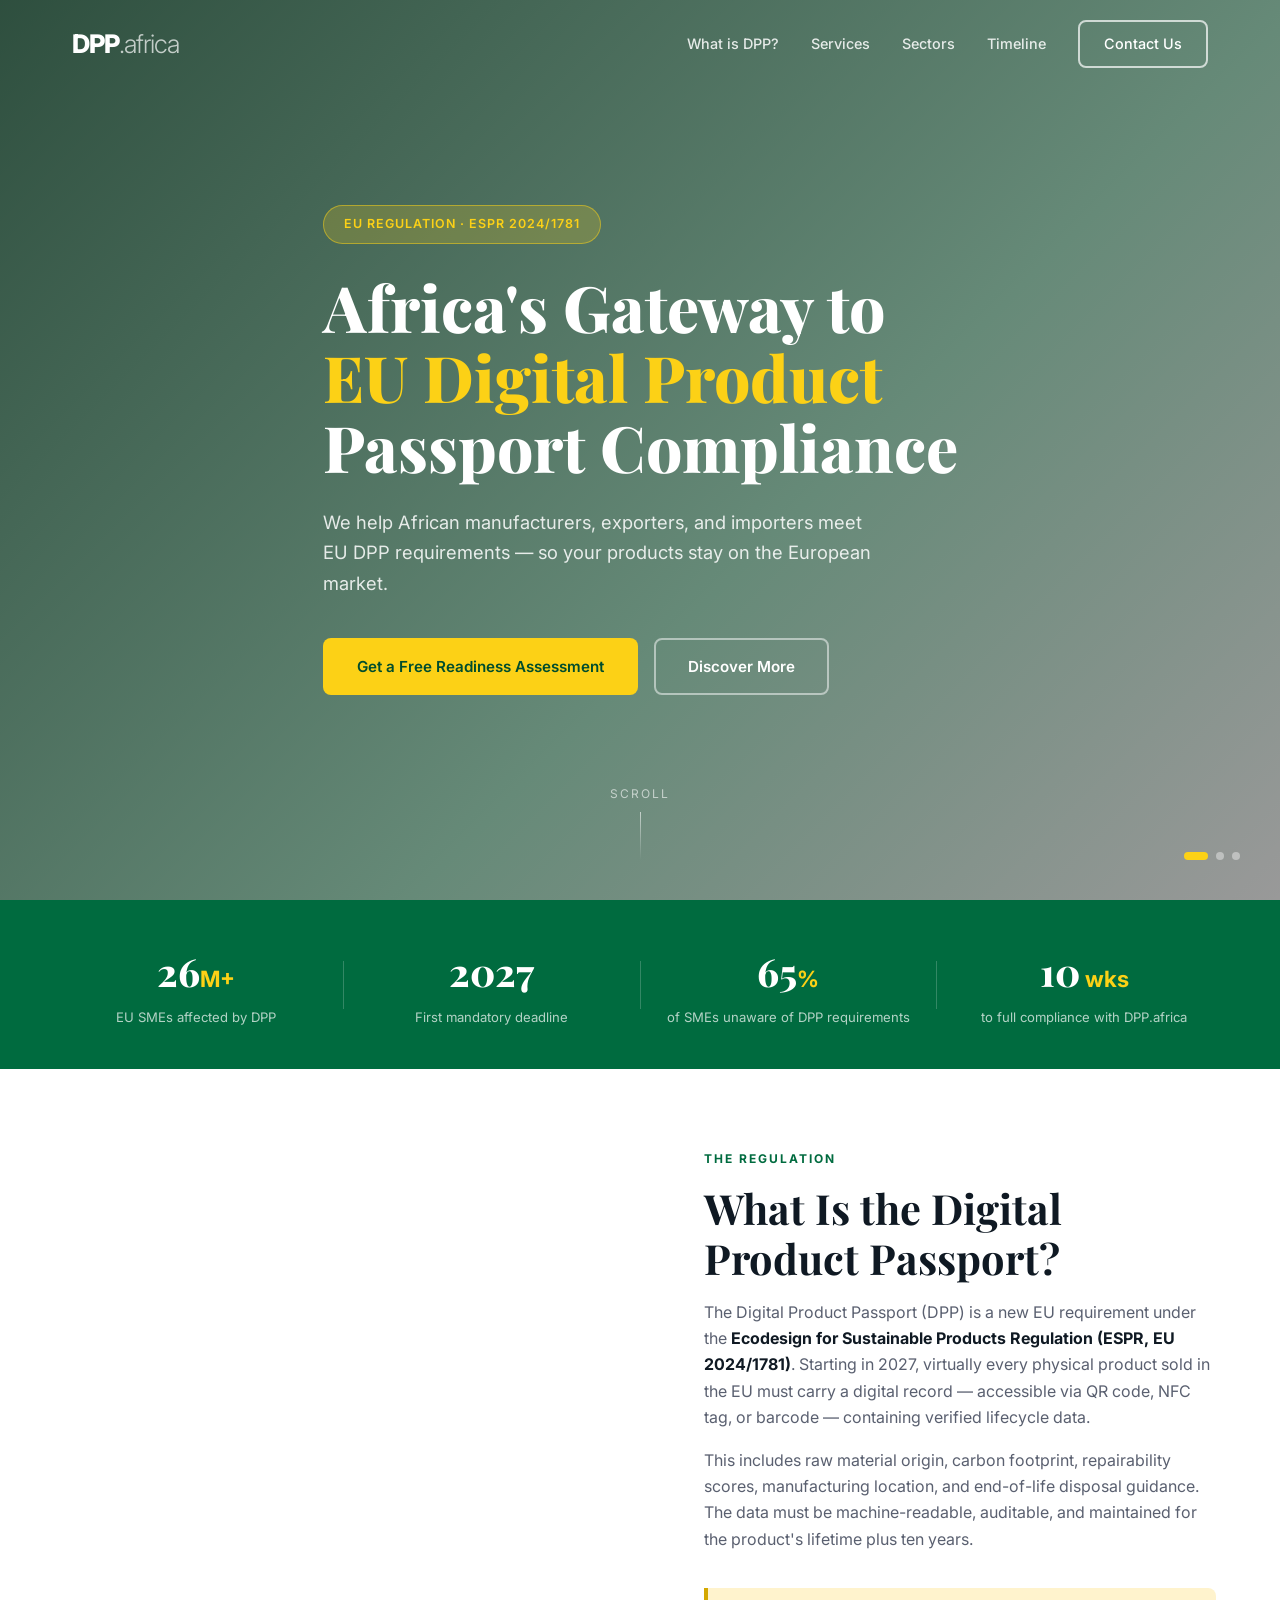
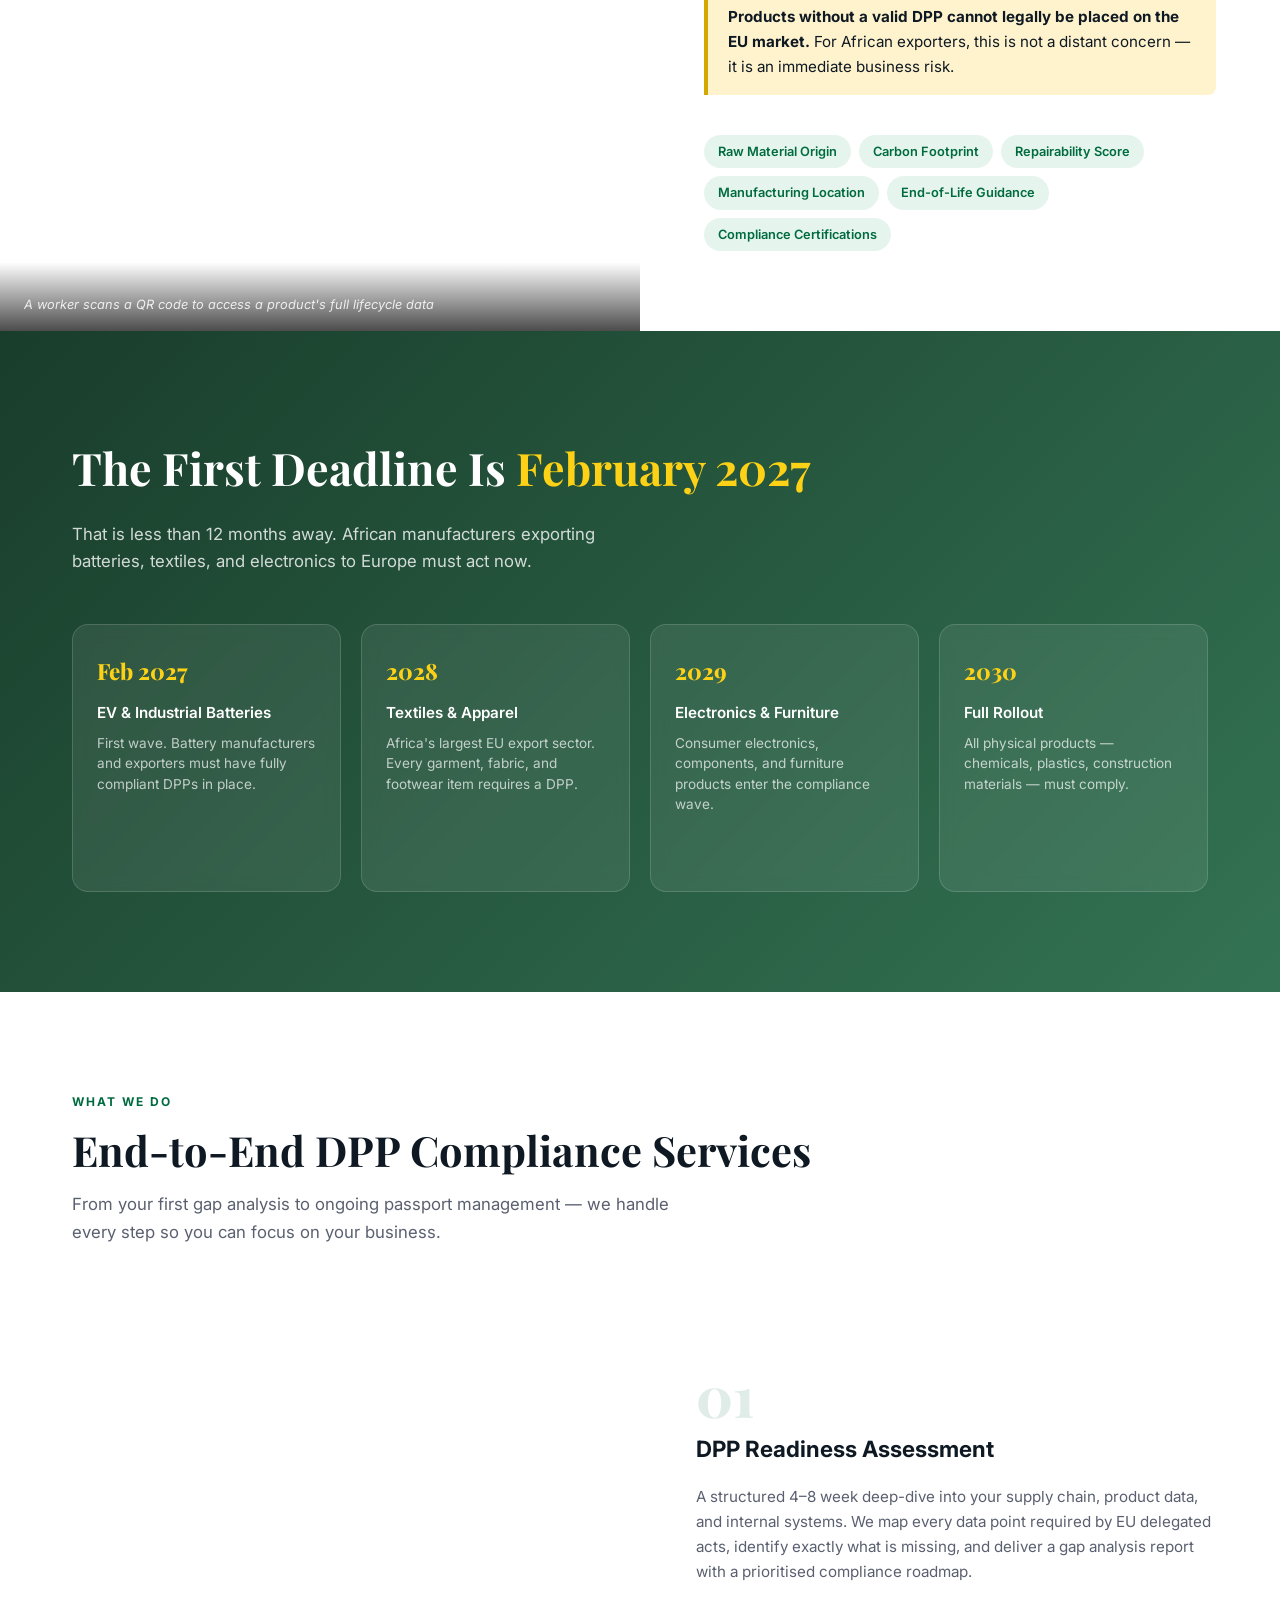
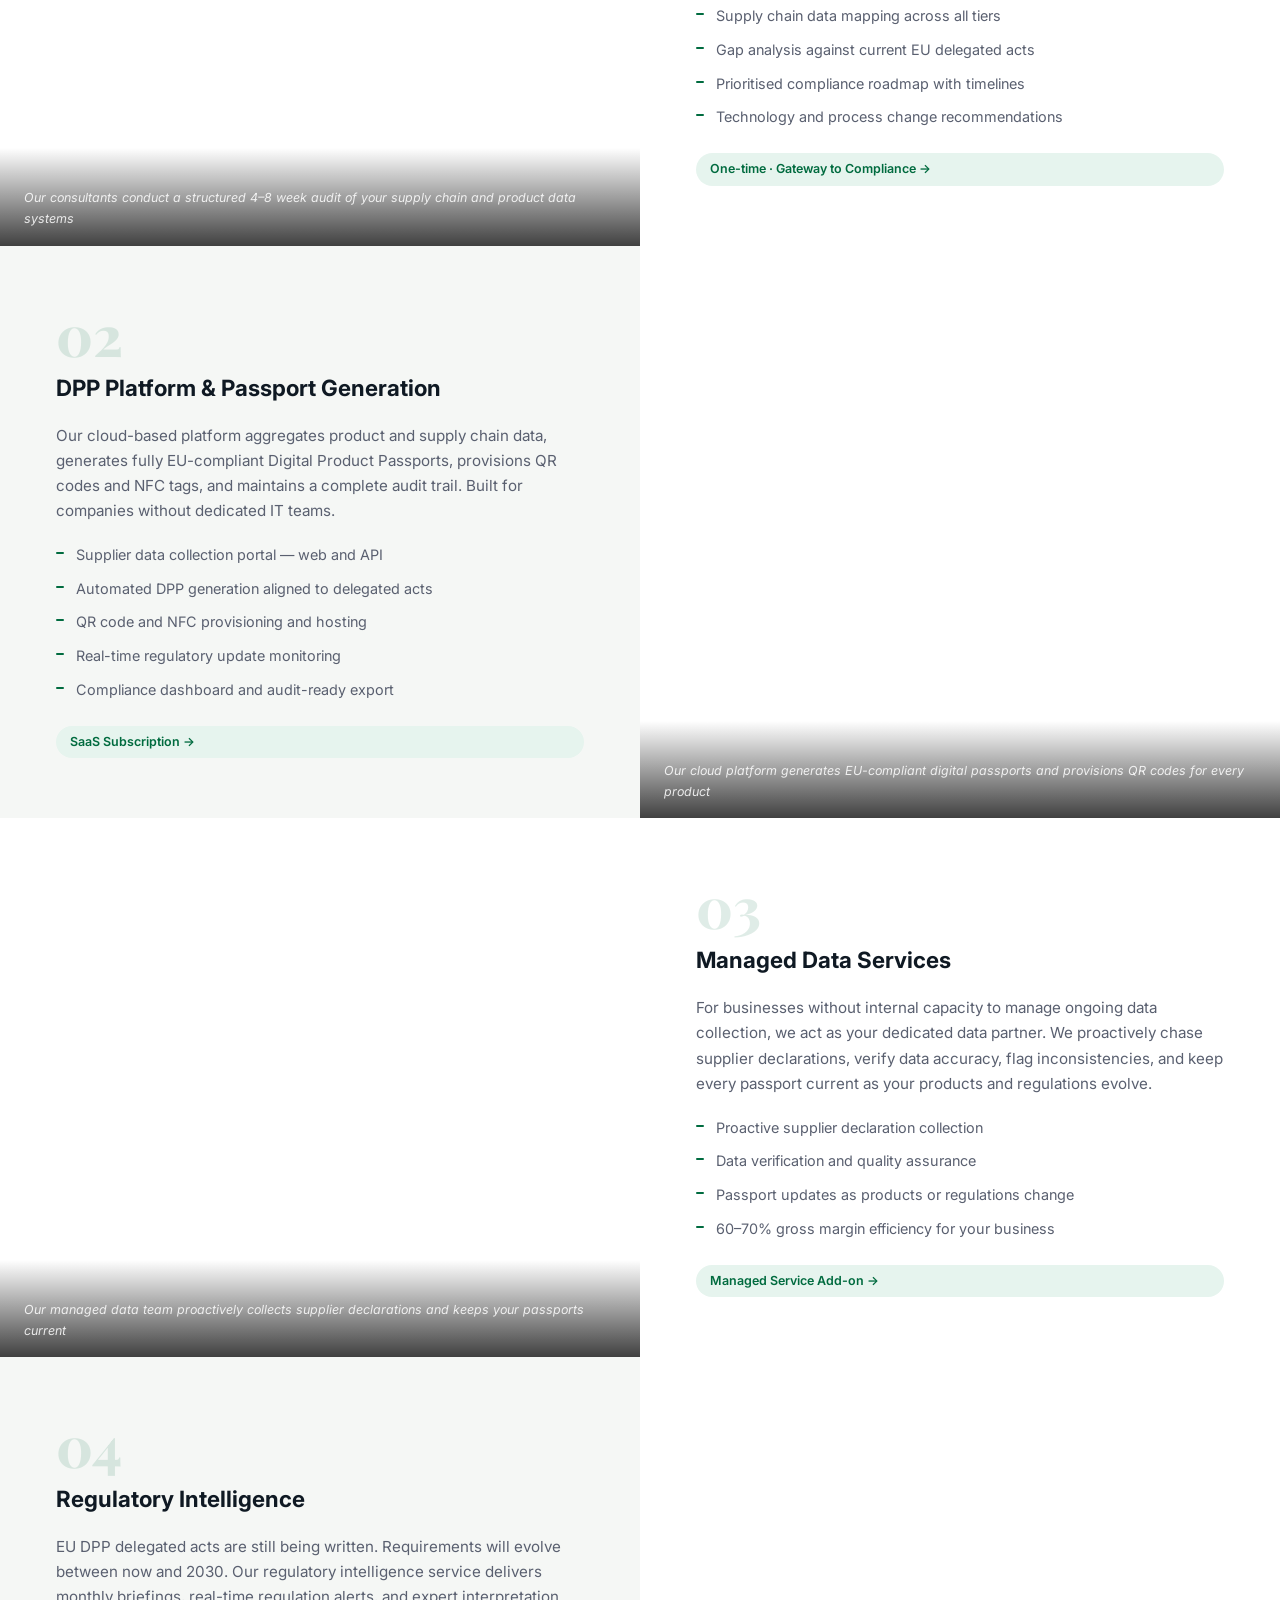
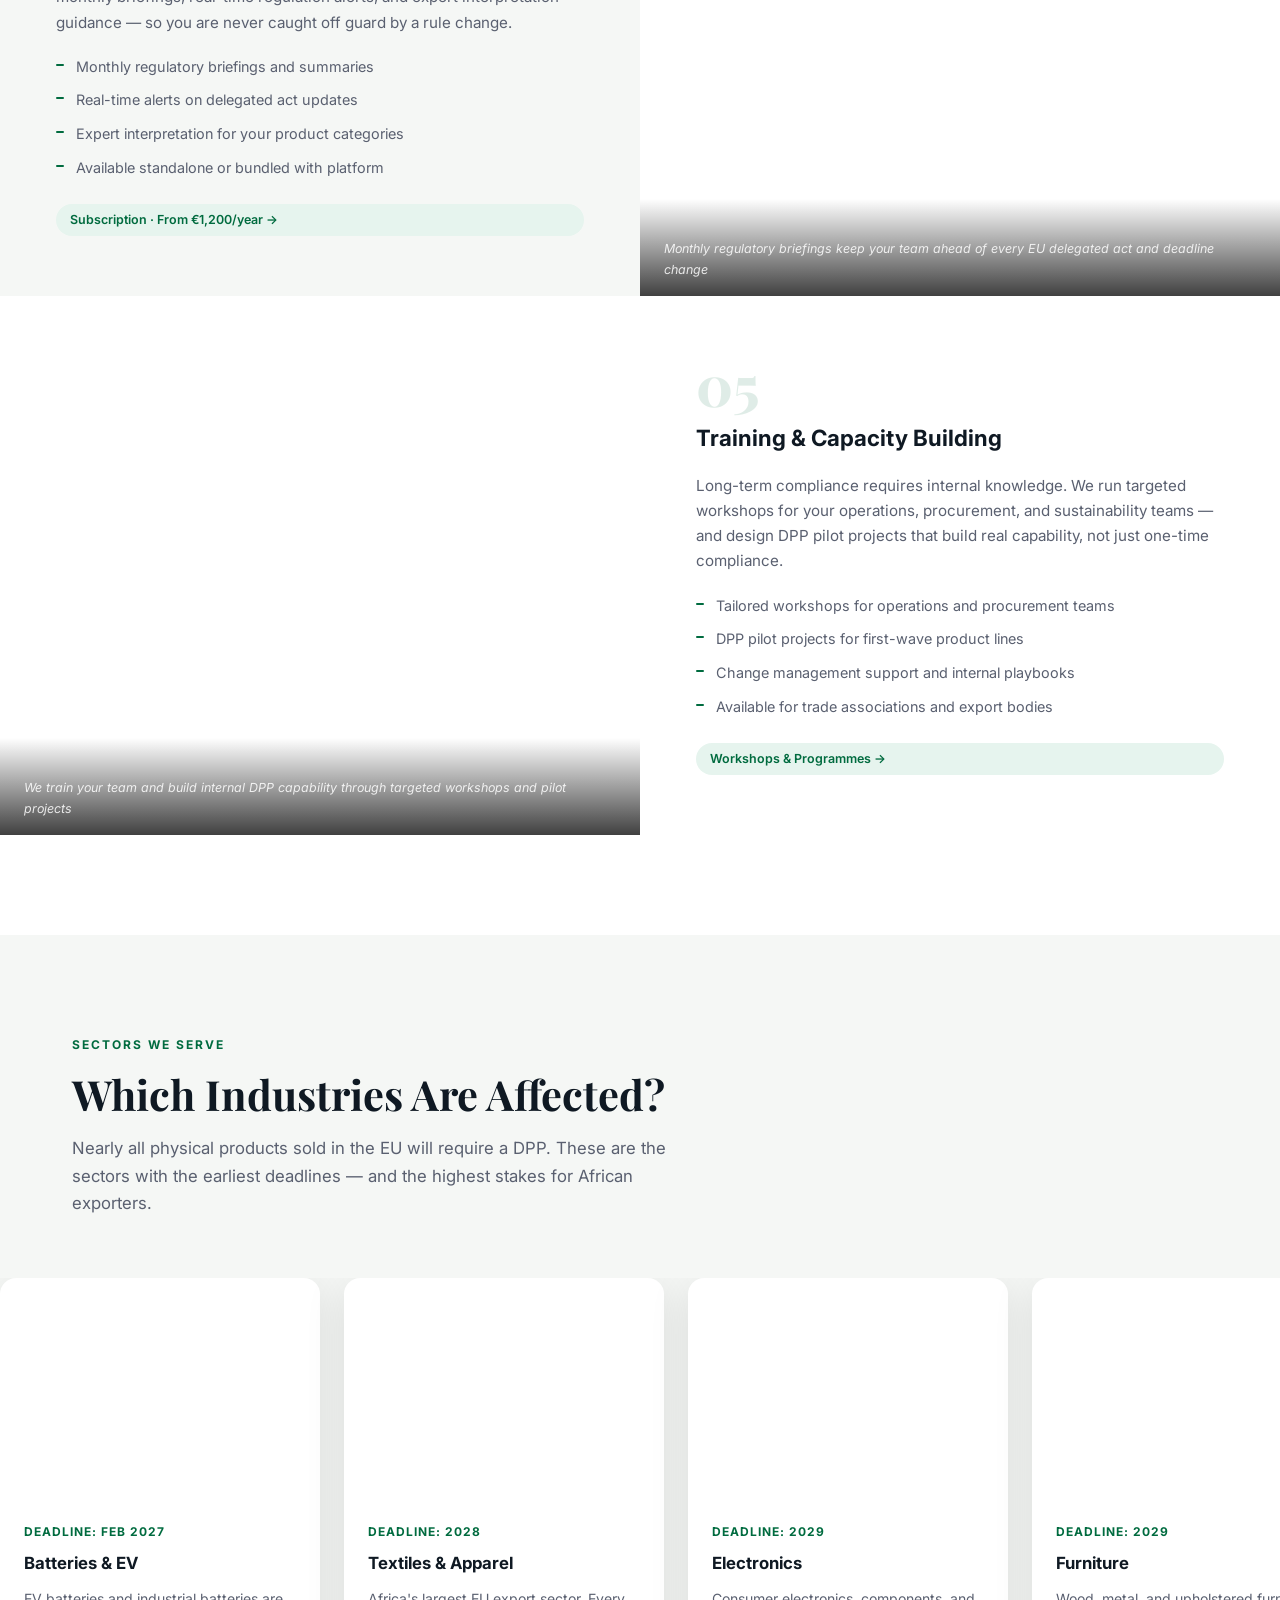
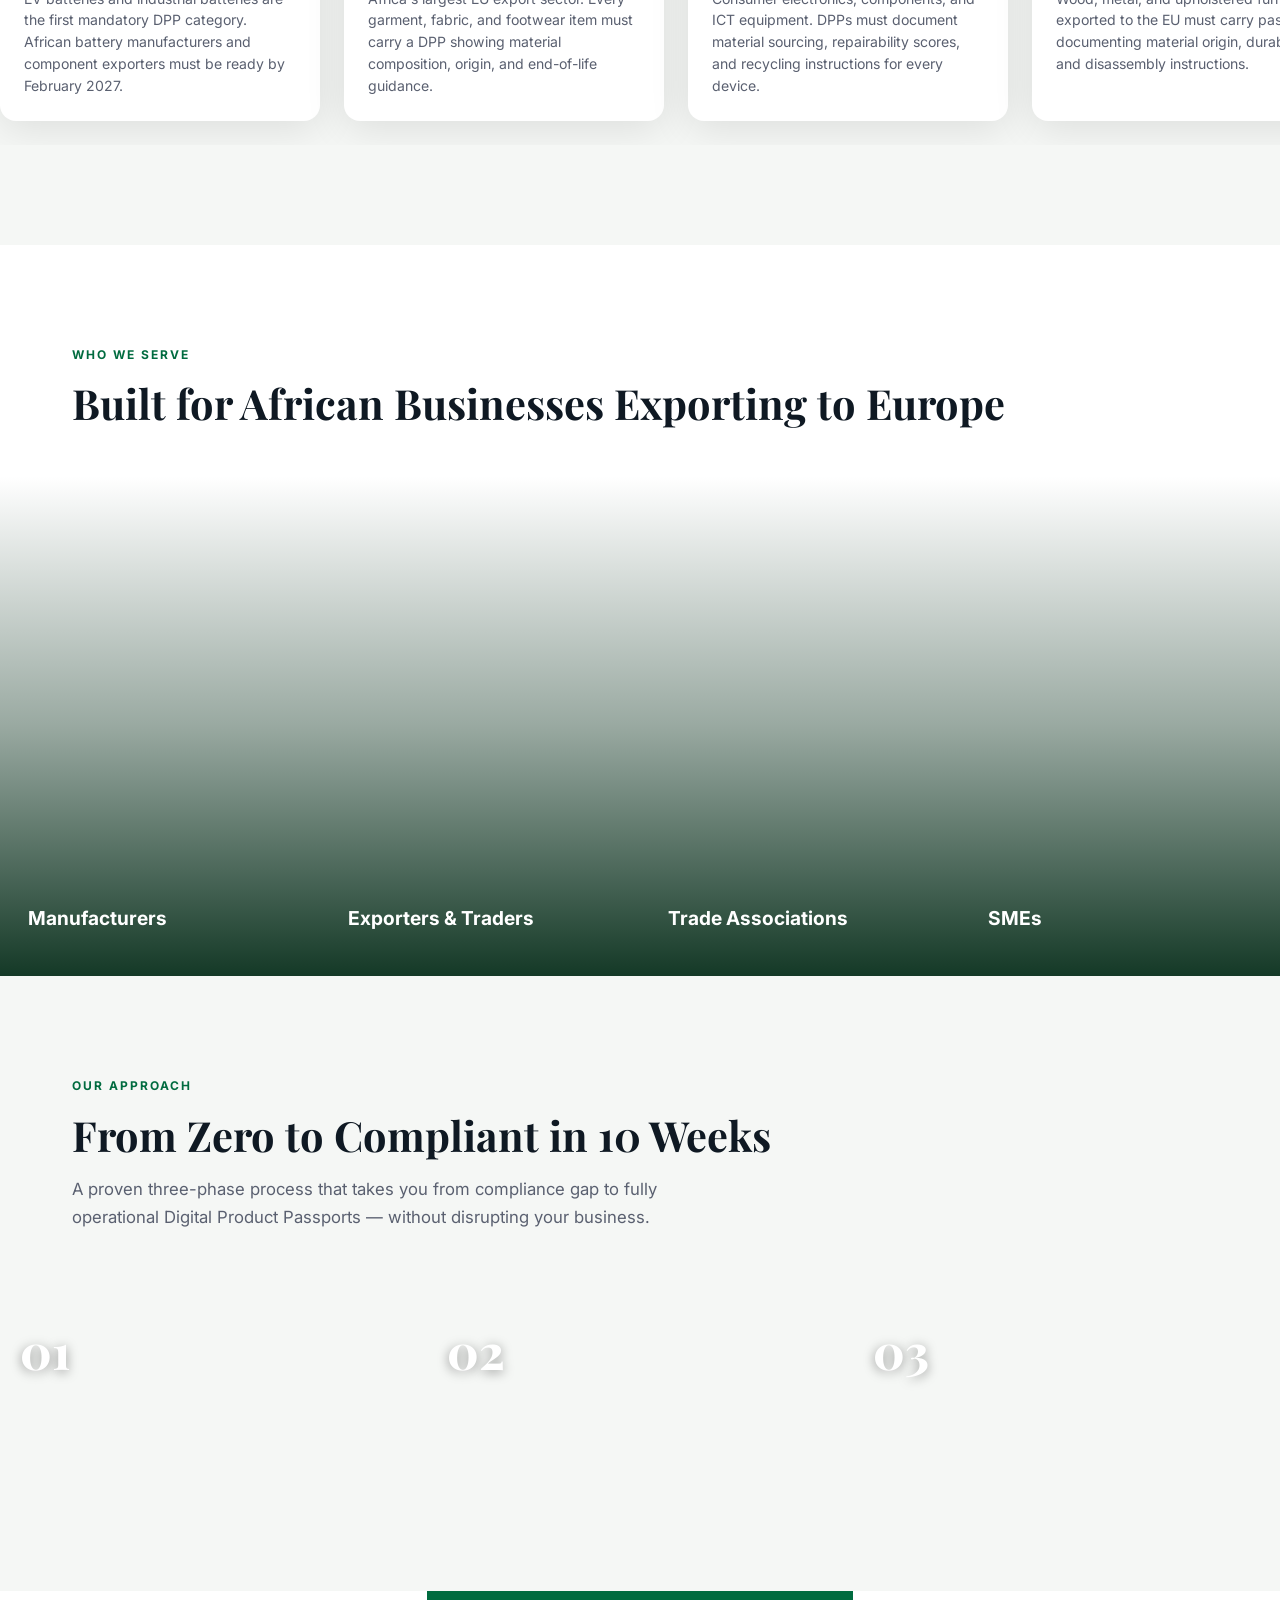
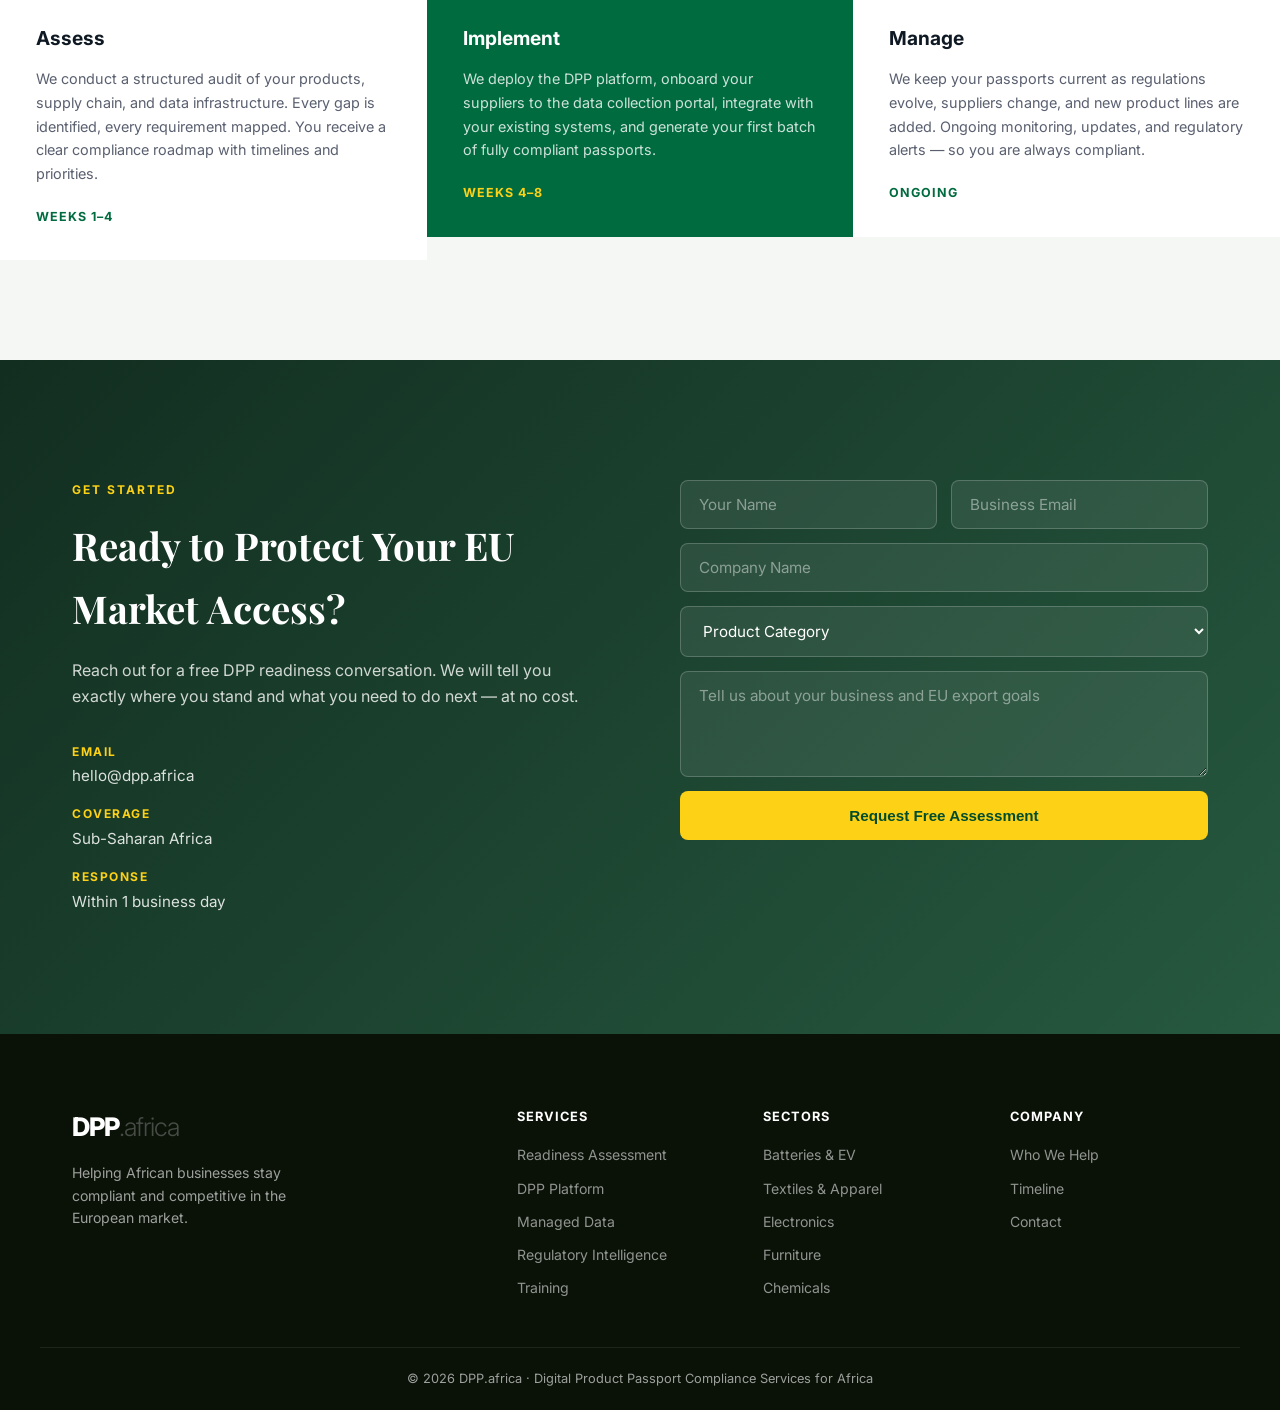
<file: index.html>
<!DOCTYPE html>
<html lang="en">
<head>
  <meta charset="UTF-8" />
  <meta name="viewport" content="width=device-width, initial-scale=1.0" />
  <title>DPP.africa – Digital Product Passport Compliance for Africa</title>
  <link rel="preconnect" href="https://fonts.googleapis.com" />
  <link href="https://fonts.googleapis.com/css2?family=Inter:wght@300;400;500;600;700;800&family=Playfair+Display:wght@700;800&display=swap" rel="stylesheet" />
  <link rel="stylesheet" href="style.css" />
</head>
<body>

  <!-- NAV -->
  <header class="nav" id="nav">
    <div class="container nav__inner">
      <a href="#" class="logo">DPP<span>.africa</span></a>
      <nav class="nav__links">
        <a href="#what">What is DPP?</a>
        <a href="#services">Services</a>
        <a href="#sectors">Sectors</a>
        <a href="#timeline">Timeline</a>
        <a href="#contact" class="btn btn--nav">Contact Us</a>
      </nav>
      <button class="nav__burger" aria-label="Toggle menu">
        <span></span><span></span><span></span>
      </button>
    </div>
  </header>

  <!-- HERO — full-screen video/image slideshow -->
  <section class="hero" id="hero">
    <div class="hero__slides">
      <div class="hero__slide active" style="background-image:url('https://images.unsplash.com/photo-1578575437130-527eed3abbec?w=1800&q=80')"></div>
      <div class="hero__slide" style="background-image:url('https://images.unsplash.com/photo-1586528116311-ad8dd3c8310d?w=1800&q=80')"></div>
      <div class="hero__slide" style="background-image:url('https://images.unsplash.com/photo-1494412574643-ff11b0a5c1c3?w=1800&q=80')"></div>
    </div>
    <div class="hero__overlay"></div>
    <div class="container hero__content">
      <div class="hero__badge reveal-up">EU Regulation · ESPR 2024/1781</div>
      <h1 class="reveal-up delay-1">Africa's Gateway to<br /><em>EU Digital Product</em><br />Passport Compliance</h1>
      <p class="reveal-up delay-2">We help African manufacturers, exporters, and importers meet EU DPP requirements — so your products stay on the European market.</p>
      <div class="hero__cta reveal-up delay-3">
        <a href="#contact" class="btn btn--gold">Get a Free Readiness Assessment</a>
        <a href="#what" class="btn btn--ghost">Discover More</a>
      </div>
    </div>
    <div class="hero__scroll-hint">
      <span>Scroll</span>
      <div class="hero__scroll-line"></div>
    </div>
    <div class="hero__slide-dots">
      <button class="dot active" data-slide="0"></button>
      <button class="dot" data-slide="1"></button>
      <button class="dot" data-slide="2"></button>
    </div>
  </section>

  <!-- STAT STRIP -->
  <section class="stat-strip">
    <div class="container stat-strip__inner">
      <div class="stat reveal-up">
        <span class="stat__num" data-target="26">0</span><span class="stat__unit">M+</span>
        <p>EU SMEs affected by DPP</p>
      </div>
      <div class="stat__divider"></div>
      <div class="stat reveal-up delay-1">
        <span class="stat__num" data-target="2027">0</span>
        <p>First mandatory deadline</p>
      </div>
      <div class="stat__divider"></div>
      <div class="stat reveal-up delay-2">
        <span class="stat__num" data-target="65">0</span><span class="stat__unit">%</span>
        <p>of SMEs unaware of DPP requirements</p>
      </div>
      <div class="stat__divider"></div>
      <div class="stat reveal-up delay-3">
        <span class="stat__num" data-target="10">0</span><span class="stat__unit"> wks</span>
        <p>to full compliance with DPP.africa</p>
      </div>
    </div>
  </section>

  <!-- WHAT IS DPP — image left, text right -->
  <section class="section split-section" id="what">
    <div class="split-section__img parallax-img" style="background-image:url('https://images.unsplash.com/photo-1558618666-fcd25c85cd64?w=1200&q=80')">
      <div class="split-section__img-caption">A worker scans a QR code to access a product's full lifecycle data</div>
    </div>
    <div class="split-section__text reveal-right">
      <div class="section__label">The Regulation</div>
      <h2>What Is the Digital Product Passport?</h2>
      <p>The Digital Product Passport (DPP) is a new EU requirement under the <strong>Ecodesign for Sustainable Products Regulation (ESPR, EU 2024/1781)</strong>. Starting in 2027, virtually every physical product sold in the EU must carry a digital record — accessible via QR code, NFC tag, or barcode — containing verified lifecycle data.</p>
      <p>This includes raw material origin, carbon footprint, repairability scores, manufacturing location, and end-of-life disposal guidance. The data must be machine-readable, auditable, and maintained for the product's lifetime plus ten years.</p>
      <div class="alert-box">
        <strong>Products without a valid DPP cannot legally be placed on the EU market.</strong> For African exporters, this is not a distant concern — it is an immediate business risk.
      </div>
      <div class="dpp-tags">
        <span>Raw Material Origin</span>
        <span>Carbon Footprint</span>
        <span>Repairability Score</span>
        <span>Manufacturing Location</span>
        <span>End-of-Life Guidance</span>
        <span>Compliance Certifications</span>
      </div>
    </div>
  </section>

  <!-- DEADLINE BANNER -->
  <section class="deadline-banner">
    <div class="deadline-banner__bg parallax-img" style="background-image:url('https://images.unsplash.com/photo-1451187580459-43490279c0fa?w=1800&q=80')"></div>
    <div class="deadline-banner__overlay"></div>
    <div class="container deadline-banner__inner">
      <h2 class="reveal-up">The First Deadline Is <em>February 2027</em></h2>
      <p class="reveal-up delay-1">That is less than 12 months away. African manufacturers exporting batteries, textiles, and electronics to Europe must act now.</p>
      <div class="deadline-grid reveal-up delay-2">
        <div class="deadline-card">
          <span class="deadline-card__year">Feb 2027</span>
          <h3>EV &amp; Industrial Batteries</h3>
          <p>First wave. Battery manufacturers and exporters must have fully compliant DPPs in place.</p>
        </div>
        <div class="deadline-card">
          <span class="deadline-card__year">2028</span>
          <h3>Textiles &amp; Apparel</h3>
          <p>Africa's largest EU export sector. Every garment, fabric, and footwear item requires a DPP.</p>
        </div>
        <div class="deadline-card">
          <span class="deadline-card__year">2029</span>
          <h3>Electronics &amp; Furniture</h3>
          <p>Consumer electronics, components, and furniture products enter the compliance wave.</p>
        </div>
        <div class="deadline-card">
          <span class="deadline-card__year">2030</span>
          <h3>Full Rollout</h3>
          <p>All physical products — chemicals, plastics, construction materials — must comply.</p>
        </div>
      </div>
    </div>
  </section>

  <!-- SERVICES — full-bleed image cards -->
  <section class="section" id="services">
    <div class="container">
      <div class="section__label reveal-up">What We Do</div>
      <h2 class="reveal-up delay-1">End-to-End DPP Compliance Services</h2>
      <p class="section__sub reveal-up delay-2">From your first gap analysis to ongoing passport management — we handle every step so you can focus on your business.</p>
    </div>
    <div class="services-showcase">

      <a href="services/readiness-assessment.html" class="service-feature reveal-up">
        <div class="service-feature__img" style="background-image:url('https://images.unsplash.com/photo-1454165804606-c3d57bc86b40?w=1200&q=80')">
          <div class="service-feature__img-caption">Our consultants conduct a structured 4–8 week audit of your supply chain and product data systems</div>
        </div>
        <div class="service-feature__body">
          <span class="service-feature__num">01</span>
          <h3>DPP Readiness Assessment</h3>
          <p>A structured 4–8 week deep-dive into your supply chain, product data, and internal systems. We map every data point required by EU delegated acts, identify exactly what is missing, and deliver a gap analysis report with a prioritised compliance roadmap.</p>
          <ul class="service-feature__list">
            <li>Supply chain data mapping across all tiers</li>
            <li>Gap analysis against current EU delegated acts</li>
            <li>Prioritised compliance roadmap with timelines</li>
            <li>Technology and process change recommendations</li>
          </ul>
          <span class="service-feature__tag">One-time · Gateway to Compliance →</span>
        </div>
      </a>

      <a href="services/dpp-platform.html" class="service-feature service-feature--reverse reveal-up">
        <div class="service-feature__img" style="background-image:url('https://images.unsplash.com/photo-1551288049-bebda4e38f71?w=1200&q=80')">
          <div class="service-feature__img-caption">Our cloud platform generates EU-compliant digital passports and provisions QR codes for every product</div>
        </div>
        <div class="service-feature__body">
          <span class="service-feature__num">02</span>
          <h3>DPP Platform &amp; Passport Generation</h3>
          <p>Our cloud-based platform aggregates product and supply chain data, generates fully EU-compliant Digital Product Passports, provisions QR codes and NFC tags, and maintains a complete audit trail. Built for companies without dedicated IT teams.</p>
          <ul class="service-feature__list">
            <li>Supplier data collection portal — web and API</li>
            <li>Automated DPP generation aligned to delegated acts</li>
            <li>QR code and NFC provisioning and hosting</li>
            <li>Real-time regulatory update monitoring</li>
            <li>Compliance dashboard and audit-ready export</li>
          </ul>
          <span class="service-feature__tag">SaaS Subscription →</span>
        </div>
      </a>

      <a href="services/managed-data.html" class="service-feature reveal-up">
        <div class="service-feature__img" style="background-image:url('https://images.unsplash.com/photo-1600880292203-757bb62b4baf?w=1200&q=80')">
          <div class="service-feature__img-caption">Our managed data team proactively collects supplier declarations and keeps your passports current</div>
        </div>
        <div class="service-feature__body">
          <span class="service-feature__num">03</span>
          <h3>Managed Data Services</h3>
          <p>For businesses without internal capacity to manage ongoing data collection, we act as your dedicated data partner. We proactively chase supplier declarations, verify data accuracy, flag inconsistencies, and keep every passport current as your products and regulations evolve.</p>
          <ul class="service-feature__list">
            <li>Proactive supplier declaration collection</li>
            <li>Data verification and quality assurance</li>
            <li>Passport updates as products or regulations change</li>
            <li>60–70% gross margin efficiency for your business</li>
          </ul>
          <span class="service-feature__tag">Managed Service Add-on →</span>
        </div>
      </a>

      <a href="services/regulatory-intelligence.html" class="service-feature service-feature--reverse reveal-up">
        <div class="service-feature__img" style="background-image:url('https://images.unsplash.com/photo-1504711434969-e33886168f5c?w=1200&q=80')">
          <div class="service-feature__img-caption">Monthly regulatory briefings keep your team ahead of every EU delegated act and deadline change</div>
        </div>
        <div class="service-feature__body">
          <span class="service-feature__num">04</span>
          <h3>Regulatory Intelligence</h3>
          <p>EU DPP delegated acts are still being written. Requirements will evolve between now and 2030. Our regulatory intelligence service delivers monthly briefings, real-time regulation alerts, and expert interpretation guidance — so you are never caught off guard by a rule change.</p>
          <ul class="service-feature__list">
            <li>Monthly regulatory briefings and summaries</li>
            <li>Real-time alerts on delegated act updates</li>
            <li>Expert interpretation for your product categories</li>
            <li>Available standalone or bundled with platform</li>
          </ul>
          <span class="service-feature__tag">Subscription · From €1,200/year →</span>
        </div>
      </a>

      <a href="services/training.html" class="service-feature reveal-up">
        <div class="service-feature__img" style="background-image:url('https://images.unsplash.com/photo-1521737604893-d14cc237f11d?w=1200&q=80')">
          <div class="service-feature__img-caption">We train your team and build internal DPP capability through targeted workshops and pilot projects</div>
        </div>
        <div class="service-feature__body">
          <span class="service-feature__num">05</span>
          <h3>Training &amp; Capacity Building</h3>
          <p>Long-term compliance requires internal knowledge. We run targeted workshops for your operations, procurement, and sustainability teams — and design DPP pilot projects that build real capability, not just one-time compliance.</p>
          <ul class="service-feature__list">
            <li>Tailored workshops for operations and procurement teams</li>
            <li>DPP pilot projects for first-wave product lines</li>
            <li>Change management support and internal playbooks</li>
            <li>Available for trade associations and export bodies</li>
          </ul>
          <span class="service-feature__tag">Workshops &amp; Programmes →</span>
        </div>
      </a>

    </div>
  </section>

  <!-- SECTORS — horizontal scroll cards with full images -->
  <section class="section section--alt" id="sectors">
    <div class="container">
      <div class="section__label reveal-up">Sectors We Serve</div>
      <h2 class="reveal-up delay-1">Which Industries Are Affected?</h2>
      <p class="section__sub reveal-up delay-2">Nearly all physical products sold in the EU will require a DPP. These are the sectors with the earliest deadlines — and the highest stakes for African exporters.</p>
    </div>
    <div class="sectors-scroll reveal-up delay-2">
      <a href="sectors/batteries.html" class="sector-card">
        <div class="sector-card__img" style="background-image:url('https://images.unsplash.com/photo-1593941707882-a5bba14938c7?w=800&q=80')"></div>
        <div class="sector-card__body">
          <span class="sector-card__deadline">Deadline: Feb 2027</span>
          <h3>Batteries &amp; EV</h3>
          <p>EV batteries and industrial batteries are the first mandatory DPP category. African battery manufacturers and component exporters must be ready by February 2027.</p>
        </div>
      </a>
      <a href="sectors/textiles.html" class="sector-card">
        <div class="sector-card__img" style="background-image:url('https://images.unsplash.com/photo-1558618666-fcd25c85cd64?w=800&q=80')"></div>
        <div class="sector-card__body">
          <span class="sector-card__deadline">Deadline: 2028</span>
          <h3>Textiles &amp; Apparel</h3>
          <p>Africa's largest EU export sector. Every garment, fabric, and footwear item must carry a DPP showing material composition, origin, and end-of-life guidance.</p>
        </div>
      </a>
      <a href="sectors/electronics.html" class="sector-card">
        <div class="sector-card__img" style="background-image:url('https://images.unsplash.com/photo-1518770660439-4636190af475?w=800&q=80')"></div>
        <div class="sector-card__body">
          <span class="sector-card__deadline">Deadline: 2029</span>
          <h3>Electronics</h3>
          <p>Consumer electronics, components, and ICT equipment. DPPs must document material sourcing, repairability scores, and recycling instructions for every device.</p>
        </div>
      </a>
      <a href="sectors/furniture.html" class="sector-card">
        <div class="sector-card__img" style="background-image:url('https://images.unsplash.com/photo-1555041469-a586c61ea9bc?w=800&q=80')"></div>
        <div class="sector-card__body">
          <span class="sector-card__deadline">Deadline: 2029</span>
          <h3>Furniture</h3>
          <p>Wood, metal, and upholstered furniture exported to the EU must carry passports documenting material origin, durability, and disassembly instructions.</p>
        </div>
      </a>
      <a href="sectors/chemicals.html" class="sector-card">
        <div class="sector-card__img" style="background-image:url('https://images.unsplash.com/photo-1504328345606-18bbc8c9d7d1?w=800&q=80')"></div>
        <div class="sector-card__body">
          <span class="sector-card__deadline">Deadline: 2030</span>
          <h3>Chemicals &amp; Plastics</h3>
          <p>Chemical products and plastic materials require DPPs documenting composition, hazardous substance content, and safe disposal or recycling pathways.</p>
        </div>
      </a>
      <a href="sectors/construction.html" class="sector-card">
        <div class="sector-card__img" style="background-image:url('https://images.unsplash.com/photo-1504307651254-35680f356dfd?w=800&q=80')"></div>
        <div class="sector-card__body">
          <span class="sector-card__deadline">Deadline: 2030</span>
          <h3>Construction Materials</h3>
          <p>Steel, cement, and construction products entering the EU market must carry passports with environmental performance data and end-of-life guidance.</p>
        </div>
      </a>
    </div>
  </section>

  <!-- WHO WE HELP — full-bleed image grid -->
  <section class="section who-section" id="who">
    <div class="container">
      <div class="section__label reveal-up">Who We Serve</div>
      <h2 class="reveal-up delay-1">Built for African Businesses Exporting to Europe</h2>
    </div>
    <div class="who-grid">
      <div class="who-card reveal-up">
        <div class="who-card__img" style="background-image:url('https://images.unsplash.com/photo-1565793298595-6a879b1d9492?w=900&q=80')"></div>
        <div class="who-card__overlay">
          <h3>Manufacturers</h3>
          <p>Textile, electronics, battery, furniture, and construction material manufacturers who sell into the EU market directly or through distributors. We handle your entire DPP infrastructure so you can focus on production.</p>
        </div>
      </div>
      <div class="who-card reveal-up delay-1">
        <div class="who-card__img" style="background-image:url('https://images.unsplash.com/photo-1578575437130-527eed3abbec?w=900&q=80')"></div>
        <div class="who-card__overlay">
          <h3>Exporters &amp; Traders</h3>
          <p>Companies placing African-made products on the EU market are equally subject to DPP requirements as the original manufacturer. We ensure your entire product portfolio is covered before it reaches European ports.</p>
        </div>
      </div>
      <div class="who-card reveal-up delay-2">
        <div class="who-card__img" style="background-image:url('https://images.unsplash.com/photo-1521737604893-d14cc237f11d?w=900&q=80')"></div>
        <div class="who-card__overlay">
          <h3>Trade Associations</h3>
          <p>Industry bodies and export promotion agencies that want to equip their members with DPP compliance tools and knowledge. We offer white-label platform licensing and group training programmes.</p>
        </div>
      </div>
      <div class="who-card reveal-up delay-3">
        <div class="who-card__img" style="background-image:url('https://images.unsplash.com/photo-1542744173-8e7e53415bb0?w=900&q=80')"></div>
        <div class="who-card__overlay">
          <h3>SMEs</h3>
          <p>Small and medium enterprises with 10–249 employees who lack dedicated compliance or IT teams. Our services are priced and designed specifically for companies without large internal resources — readiness to passport in 6–10 weeks.</p>
        </div>
      </div>
    </div>
  </section>

  <!-- PROCESS — horizontal steps with images -->
  <section class="section section--alt" id="process">
    <div class="container">
      <div class="section__label reveal-up">Our Approach</div>
      <h2 class="reveal-up delay-1">From Zero to Compliant in 10 Weeks</h2>
      <p class="section__sub reveal-up delay-2">A proven three-phase process that takes you from compliance gap to fully operational Digital Product Passports — without disrupting your business.</p>
    </div>
    <div class="process-steps">
      <div class="process-step reveal-up">
        <div class="process-step__img" style="background-image:url('https://images.unsplash.com/photo-1454165804606-c3d57bc86b40?w=900&q=80')">
          <div class="process-step__num">01</div>
        </div>
        <div class="process-step__body">
          <h3>Assess</h3>
          <p>We conduct a structured audit of your products, supply chain, and data infrastructure. Every gap is identified, every requirement mapped. You receive a clear compliance roadmap with timelines and priorities.</p>
          <span>Weeks 1–4</span>
        </div>
      </div>
      <div class="process-step reveal-up delay-1">
        <div class="process-step__img" style="background-image:url('https://images.unsplash.com/photo-1551288049-bebda4e38f71?w=900&q=80')">
          <div class="process-step__num">02</div>
        </div>
        <div class="process-step__body">
          <h3>Implement</h3>
          <p>We deploy the DPP platform, onboard your suppliers to the data collection portal, integrate with your existing systems, and generate your first batch of fully compliant passports.</p>
          <span>Weeks 4–8</span>
        </div>
      </div>
      <div class="process-step reveal-up delay-2">
        <div class="process-step__img" style="background-image:url('https://images.unsplash.com/photo-1600880292203-757bb62b4baf?w=900&q=80')">
          <div class="process-step__num">03</div>
        </div>
        <div class="process-step__body">
          <h3>Manage</h3>
          <p>We keep your passports current as regulations evolve, suppliers change, and new product lines are added. Ongoing monitoring, updates, and regulatory alerts — so you are always compliant.</p>
          <span>Ongoing</span>
        </div>
      </div>
    </div>
  </section>

  <!-- CONTACT -->
  <section class="contact-section" id="contact">
    <div class="contact-section__bg parallax-img" style="background-image:url('https://images.unsplash.com/photo-1486406146926-c627a92ad1ab?w=1800&q=80')"></div>
    <div class="contact-section__overlay"></div>
    <div class="container contact-section__inner">
      <div class="contact-section__text reveal-up">
        <div class="section__label section__label--light">Get Started</div>
        <h2>Ready to Protect Your EU Market Access?</h2>
        <p>Reach out for a free DPP readiness conversation. We will tell you exactly where you stand and what you need to do next — at no cost.</p>
        <div class="contact-details">
          <div class="contact-detail">
            <strong>Email</strong>
            <span>hello@dpp.africa</span>
          </div>
          <div class="contact-detail">
            <strong>Coverage</strong>
            <span>Sub-Saharan Africa</span>
          </div>
          <div class="contact-detail">
            <strong>Response</strong>
            <span>Within 1 business day</span>
          </div>
        </div>
      </div>
      <form class="contact-form reveal-up delay-2" onsubmit="handleSubmit(event)">
        <div class="form-row">
          <input type="text" placeholder="Your Name" required />
          <input type="email" placeholder="Business Email" required />
        </div>
        <input type="text" placeholder="Company Name" required />
        <select required>
          <option value="" disabled selected>Product Category</option>
          <option>Batteries / EV</option>
          <option>Textiles &amp; Apparel</option>
          <option>Electronics</option>
          <option>Furniture</option>
          <option>Chemicals / Plastics</option>
          <option>Construction Materials</option>
          <option>Other</option>
        </select>
        <textarea placeholder="Tell us about your business and EU export goals" rows="4"></textarea>
        <button type="submit" class="btn btn--gold btn--full">Request Free Assessment</button>
      </form>
    </div>
  </section>

  <!-- FOOTER -->
  <footer class="footer">
    <div class="container footer__inner">
      <div class="footer__brand">
        <a href="#" class="logo">DPP<span>.africa</span></a>
        <p>Helping African businesses stay compliant and competitive in the European market.</p>
      </div>
      <div class="footer__links">
        <h4>Services</h4>
        <a href="#services">Readiness Assessment</a>
        <a href="#services">DPP Platform</a>
        <a href="#services">Managed Data</a>
        <a href="#services">Regulatory Intelligence</a>
        <a href="#services">Training</a>
      </div>
      <div class="footer__links">
        <h4>Sectors</h4>
        <a href="#sectors">Batteries &amp; EV</a>
        <a href="#sectors">Textiles &amp; Apparel</a>
        <a href="#sectors">Electronics</a>
        <a href="#sectors">Furniture</a>
        <a href="#sectors">Chemicals</a>
      </div>
      <div class="footer__links">
        <h4>Company</h4>
        <a href="#who">Who We Help</a>
        <a href="#timeline">Timeline</a>
        <a href="#contact">Contact</a>
      </div>
    </div>
    <div class="footer__bottom">
      <p>© 2026 DPP.africa · Digital Product Passport Compliance Services for Africa</p>
    </div>
  </footer>

  <script src="main.js"></script>
</body>
</html>
</file>
<file: style.css>
*, *::before, *::after { box-sizing: border-box; margin: 0; padding: 0; }

:root {
  --green: #006B3F;
  --green-dark: #004d2d;
  --green-mid: #00874f;
  --green-light: #e6f4ee;
  --gold: #FCD116;
  --gold-dark: #d4a800;
  --text: #0f1923;
  --text-muted: #5a6070;
  --bg: #f5f7f5;
  --white: #ffffff;
  --border: #e2e6ed;
  --radius: 16px;
  --shadow: 0 8px 40px rgba(0,0,0,0.1);
  --transition: 0.7s cubic-bezier(0.16, 1, 0.3, 1);
}

html { scroll-behavior: smooth; }
body { font-family: 'Inter', sans-serif; color: var(--text); background: var(--white); line-height: 1.65; overflow-x: hidden; }

.container { max-width: 1200px; margin: 0 auto; padding: 0 32px; }

/* ── BUTTONS ── */
.btn { display: inline-block; padding: 14px 32px; border-radius: 8px; font-weight: 600; font-size: 0.95rem; text-decoration: none; cursor: pointer; border: 2px solid transparent; transition: all 0.3s; }
.btn--gold { background: var(--gold); color: var(--green-dark); }
.btn--gold:hover { background: var(--gold-dark); transform: translateY(-2px); box-shadow: 0 8px 24px rgba(252,209,22,0.4); }
.btn--ghost { color: var(--white); border-color: rgba(255,255,255,0.5); }
.btn--ghost:hover { background: rgba(255,255,255,0.15); }
.btn--nav { border: 2px solid rgba(255,255,255,0.7); color: var(--white) !important; padding: 10px 24px; border-radius: 8px; background: transparent; transition: all 0.3s; }
.btn--nav:hover { background: rgba(255,255,255,0.15) !important; }
.nav.scrolled .btn--nav { background: var(--green) !important; color: var(--white) !important; border-color: var(--green); }
.nav.scrolled .btn--nav:hover { background: var(--green-dark) !important; }
.btn--full { width: 100%; text-align: center; }

/* ── NAV ── */
.nav { position: fixed; top: 0; left: 0; right: 0; z-index: 999; padding: 20px 0; transition: background 0.4s, padding 0.4s, box-shadow 0.4s; }.nav.scrolled { background: rgba(255,255,255,0.97); backdrop-filter: blur(12px); padding: 12px 0; box-shadow: 0 2px 20px rgba(0,0,0,0.08); }
.nav.scrolled .logo { color: var(--green); }
.nav.scrolled .logo span { color: var(--text-muted); }
.nav.scrolled .nav__links a { color: var(--text-muted); }
.nav.scrolled .nav__links a:hover { color: var(--green); }
.nav__inner { display: flex; align-items: center; justify-content: space-between; }
.logo { font-size: 1.6rem; font-weight: 800; color: var(--white); text-decoration: none; letter-spacing: -1px; transition: color 0.3s; }
.logo span { font-weight: 300; opacity: 0.7; }
.nav__links { display: flex; align-items: center; gap: 32px; }
.nav__links a { text-decoration: none; color: rgba(255,255,255,0.85); font-size: 0.9rem; font-weight: 500; transition: color 0.2s; }
.nav__links a:hover { color: var(--white); }
.nav__burger { display: none; flex-direction: column; gap: 5px; background: none; border: none; cursor: pointer; padding: 4px; }
.nav__burger span { display: block; width: 24px; height: 2px; background: var(--white); transition: all 0.3s; border-radius: 2px; }
.nav.scrolled .nav__burger span { background: var(--text); }

/* ── REVEAL ANIMATIONS ── */
.reveal-up { opacity: 0; transform: translateY(40px); transition: opacity var(--transition), transform var(--transition); }
.reveal-right { opacity: 0; transform: translateX(-40px); transition: opacity var(--transition), transform var(--transition); }
.reveal-up.visible, .reveal-right.visible { opacity: 1; transform: none; }
.delay-1 { transition-delay: 0.1s; }
.delay-2 { transition-delay: 0.2s; }
.delay-3 { transition-delay: 0.3s; }

/* ── HERO ── */
.hero { position: relative; height: 100vh; min-height: 700px; display: flex; align-items: center; overflow: hidden; }
.hero__slides { position: absolute; inset: 0; }
.hero__slide { position: absolute; inset: 0; background-size: cover; background-position: center; opacity: 0; transition: opacity 1.2s ease; transform: scale(1.05); transition: opacity 1.2s ease, transform 8s ease; }
.hero__slide.active { opacity: 1; transform: scale(1); }
.hero__overlay { position: absolute; inset: 0; background: linear-gradient(135deg, rgba(0,40,20,0.82) 0%, rgba(0,60,30,0.6) 60%, rgba(0,0,0,0.4) 100%); }
.hero__content { position: relative; z-index: 2; max-width: 760px; }
.hero__badge { display: inline-block; background: rgba(252,209,22,0.2); border: 1px solid rgba(252,209,22,0.5); color: var(--gold); padding: 8px 20px; border-radius: 100px; font-size: 0.78rem; font-weight: 600; letter-spacing: 1px; text-transform: uppercase; margin-bottom: 28px; }
.hero h1 { font-family: 'Playfair Display', serif; font-size: clamp(2.4rem, 5.5vw, 4rem); font-weight: 800; color: var(--white); line-height: 1.1; margin-bottom: 24px; }
.hero h1 em { color: var(--gold); font-style: normal; }
.hero p { font-size: 1.15rem; color: rgba(255,255,255,0.85); margin-bottom: 40px; max-width: 560px; }
.hero__cta { display: flex; gap: 16px; flex-wrap: wrap; }
.hero__scroll-hint { position: absolute; bottom: 40px; left: 50%; transform: translateX(-50%); z-index: 2; display: flex; flex-direction: column; align-items: center; gap: 8px; color: rgba(255,255,255,0.6); font-size: 0.75rem; letter-spacing: 2px; text-transform: uppercase; }
.hero__scroll-line { width: 1px; height: 48px; background: linear-gradient(to bottom, rgba(255,255,255,0.6), transparent); animation: scrollPulse 2s ease-in-out infinite; }
@keyframes scrollPulse { 0%,100%{opacity:0.4;transform:scaleY(1)} 50%{opacity:1;transform:scaleY(1.2)} }
.hero__slide-dots { position: absolute; bottom: 40px; right: 40px; z-index: 2; display: flex; gap: 8px; }
.dot { width: 8px; height: 8px; border-radius: 50%; background: rgba(255,255,255,0.4); border: none; cursor: pointer; transition: all 0.3s; padding: 0; }
.dot.active { background: var(--gold); width: 24px; border-radius: 4px; }

/* ── STAT STRIP ── */
.stat-strip { background: var(--green); padding: 40px 0; }
.stat-strip__inner { display: flex; align-items: center; justify-content: space-between; flex-wrap: wrap; gap: 24px; }
.stat { text-align: center; flex: 1; min-width: 140px; }
.stat__num { font-size: 2.4rem; font-weight: 800; color: var(--white); font-family: 'Playfair Display', serif; }
.stat__unit { font-size: 1.4rem; font-weight: 700; color: var(--gold); }
.stat p { font-size: 0.82rem; color: rgba(255,255,255,0.7); margin-top: 4px; }
.stat__divider { width: 1px; height: 48px; background: rgba(255,255,255,0.2); }

/* ── SECTIONS ── */
.section { padding: 100px 0; }
.section--alt { background: var(--bg); }
.section__label { font-size: 0.75rem; font-weight: 700; letter-spacing: 2px; text-transform: uppercase; color: var(--green); margin-bottom: 14px; }
.section__label--light { color: var(--gold); }
.section h2 { font-family: 'Playfair Display', serif; font-size: clamp(1.8rem, 3.5vw, 2.6rem); font-weight: 700; line-height: 1.2; margin-bottom: 16px; }
.section__sub { color: var(--text-muted); font-size: 1.05rem; max-width: 620px; margin-bottom: 60px; }

/* ── SPLIT SECTION ── */
.split-section { display: grid; grid-template-columns: 1fr 1fr; min-height: 600px; padding: 0; }
.split-section__img { position: relative; overflow: hidden; min-height: 500px; }
.split-section__img .parallax-img { position: absolute; inset: -10%; background-size: cover; background-position: center; transition: transform 0.1s linear; }
.split-section__img-caption { position: absolute; bottom: 0; left: 0; right: 0; background: linear-gradient(to top, rgba(0,0,0,0.7), transparent); color: rgba(255,255,255,0.85); font-size: 0.8rem; padding: 32px 24px 16px; font-style: italic; }
.split-section__text { padding: 80px 64px; display: flex; flex-direction: column; justify-content: center; }
.split-section__text p { color: var(--text-muted); margin-bottom: 16px; }
.split-section__text p strong { color: var(--text); }
.alert-box { background: #fff3cd; border-left: 4px solid var(--gold-dark); padding: 16px 20px; border-radius: 0 8px 8px 0; margin: 20px 0; font-size: 0.95rem; color: var(--text); }
.dpp-tags { display: flex; flex-wrap: wrap; gap: 8px; margin-top: 20px; }
.dpp-tags span { background: var(--green-light); color: var(--green); font-size: 0.8rem; font-weight: 600; padding: 6px 14px; border-radius: 100px; }

/* ── DEADLINE BANNER ── */
.deadline-banner { position: relative; padding: 100px 0; overflow: hidden; }
.deadline-banner__bg { position: absolute; inset: -10%; background-size: cover; background-position: center; }
.deadline-banner__overlay { position: absolute; inset: 0; background: linear-gradient(135deg, rgba(0,40,20,0.9), rgba(0,80,40,0.8)); }
.deadline-banner__inner { position: relative; z-index: 2; color: var(--white); }
.deadline-banner h2 { font-family: 'Playfair Display', serif; font-size: clamp(1.8rem, 3.5vw, 2.8rem); color: var(--white); margin-bottom: 16px; }
.deadline-banner h2 em { color: var(--gold); font-style: normal; }
.deadline-banner p { color: rgba(255,255,255,0.8); font-size: 1.05rem; margin-bottom: 48px; max-width: 600px; }
.deadline-grid { display: grid; grid-template-columns: repeat(4, 1fr); gap: 20px; }
.deadline-card { background: rgba(255,255,255,0.08); border: 1px solid rgba(255,255,255,0.15); border-radius: var(--radius); padding: 28px 24px; backdrop-filter: blur(8px); transition: background 0.3s, transform 0.3s; }
.deadline-card:hover { background: rgba(255,255,255,0.14); transform: translateY(-4px); }
.deadline-card__year { font-size: 1.4rem; font-weight: 800; color: var(--gold); font-family: 'Playfair Display', serif; display: block; margin-bottom: 10px; }
.deadline-card h3 { font-size: 0.95rem; font-weight: 600; color: var(--white); margin-bottom: 8px; }
.deadline-card p { font-size: 0.85rem; color: rgba(255,255,255,0.7); line-height: 1.5; }

/* ── SERVICES SHOWCASE ── */
.services-showcase { margin-top: 60px; }
.service-feature { display: grid; grid-template-columns: 1fr 1fr; min-height: 520px; }
.service-feature--reverse { direction: rtl; }
.service-feature--reverse > * { direction: ltr; }
.service-feature__img { position: relative; overflow: hidden; }
.service-feature__img .parallax-img, .service-feature__img { background-size: cover; background-position: center; transition: transform 0.6s ease; }
.service-feature:hover .service-feature__img { transform: scale(1.03); }
.service-feature__img-caption { position: absolute; bottom: 0; left: 0; right: 0; background: linear-gradient(to top, rgba(0,0,0,0.75), transparent); color: rgba(255,255,255,0.85); font-size: 0.78rem; padding: 40px 24px 16px; font-style: italic; }
.service-feature__body { padding: 60px 56px; display: flex; flex-direction: column; justify-content: center; background: var(--white); }
.service-feature:nth-child(even) .service-feature__body { background: var(--bg); }
.service-feature__num { font-size: 3.5rem; font-weight: 800; color: var(--green); opacity: 0.12; font-family: 'Playfair Display', serif; line-height: 1; margin-bottom: 8px; }
.service-feature h3 { font-size: 1.4rem; font-weight: 700; margin-bottom: 16px; }
.service-feature p { color: var(--text-muted); margin-bottom: 20px; font-size: 0.95rem; }
.service-feature__list { list-style: none; display: flex; flex-direction: column; gap: 10px; margin-bottom: 24px; }
.service-feature__list li { font-size: 0.9rem; color: var(--text-muted); padding-left: 20px; position: relative; }
.service-feature__list li::before { content: ''; position: absolute; left: 0; top: 9px; width: 8px; height: 2px; background: var(--green); border-radius: 2px; }
.service-feature__tag { display: inline-block; font-size: 0.78rem; font-weight: 600; color: var(--green); background: var(--green-light); padding: 6px 14px; border-radius: 100px; }

/* ── SECTORS SCROLL ── */
.sectors-scroll { display: flex; gap: 24px; overflow-x: auto; padding: 0 32px 24px; margin-top: 48px; scroll-snap-type: x mandatory; scrollbar-width: thin; scrollbar-color: var(--green) var(--border); }
.sectors-scroll::-webkit-scrollbar { height: 4px; }
.sectors-scroll::-webkit-scrollbar-track { background: var(--border); border-radius: 2px; }
.sectors-scroll::-webkit-scrollbar-thumb { background: var(--green); border-radius: 2px; }
.sector-card { flex: 0 0 320px; scroll-snap-align: start; border-radius: var(--radius); overflow: hidden; box-shadow: var(--shadow); transition: transform 0.3s; background: var(--white); }
.sector-card:hover { transform: translateY(-6px); }
.sector-card__img { height: 220px; background-size: cover; background-position: center; transition: transform 0.5s ease; }
.sector-card:hover .sector-card__img { transform: scale(1.05); }
.sector-card__body { padding: 24px; }
.sector-card__deadline { font-size: 0.75rem; font-weight: 700; color: var(--green); letter-spacing: 1px; text-transform: uppercase; display: block; margin-bottom: 8px; }
.sector-card h3 { font-size: 1.05rem; font-weight: 700; margin-bottom: 10px; }
.sector-card p { font-size: 0.88rem; color: var(--text-muted); line-height: 1.55; }

/* ── WHO GRID ── */
.who-section { padding-bottom: 0; }
.who-grid { display: grid; grid-template-columns: repeat(4, 1fr); margin-top: 48px; }
.who-card { position: relative; height: 500px; overflow: hidden; cursor: pointer; }
.who-card__img { position: absolute; inset: 0; background-size: cover; background-position: center; transition: transform 0.7s ease; }
.who-card:hover .who-card__img { transform: scale(1.08); }
.who-card__overlay { position: absolute; inset: 0; background: linear-gradient(to top, rgba(0,40,20,0.92) 0%, rgba(0,40,20,0.4) 50%, transparent 100%); display: flex; flex-direction: column; justify-content: flex-end; padding: 32px 28px; color: var(--white); transition: background 0.4s; }
.who-card:hover .who-card__overlay { background: linear-gradient(to top, rgba(0,40,20,0.97) 0%, rgba(0,40,20,0.7) 60%, rgba(0,40,20,0.2) 100%); }
.who-card h3 { font-size: 1.2rem; font-weight: 700; margin-bottom: 10px; }
.who-card p { font-size: 0.85rem; color: rgba(255,255,255,0.75); line-height: 1.55; max-height: 0; overflow: hidden; transition: max-height 0.5s ease, opacity 0.4s; opacity: 0; }
.who-card:hover p { max-height: 200px; opacity: 1; }

/* ── PROCESS STEPS ── */
.process-steps { display: grid; grid-template-columns: repeat(3, 1fr); gap: 0; margin-top: 60px; }
.process-step { overflow: hidden; }
.process-step__img { height: 300px; background-size: cover; background-position: center; position: relative; transition: transform 0.5s ease; overflow: hidden; }
.process-step:hover .process-step__img { transform: scale(1.04); }
.process-step__num { position: absolute; top: 20px; left: 20px; font-size: 3rem; font-weight: 800; color: var(--white); font-family: 'Playfair Display', serif; text-shadow: 0 2px 12px rgba(0,0,0,0.4); }
.process-step__body { padding: 32px 36px; background: var(--white); }
.process-step:nth-child(2) .process-step__body { background: var(--green); color: var(--white); }
.process-step:nth-child(2) h3 { color: var(--white); }
.process-step:nth-child(2) p { color: rgba(255,255,255,0.8); }
.process-step:nth-child(2) span { color: var(--gold); }
.process-step h3 { font-size: 1.2rem; font-weight: 700; margin-bottom: 12px; }
.process-step p { font-size: 0.9rem; color: var(--text-muted); margin-bottom: 16px; }
.process-step span { font-size: 0.78rem; font-weight: 700; color: var(--green); letter-spacing: 1px; text-transform: uppercase; }

/* ── CONTACT ── */
.contact-section { position: relative; padding: 120px 0; overflow: hidden; }
.contact-section__bg { position: absolute; inset: -10%; background-size: cover; background-position: center; }
.contact-section__overlay { position: absolute; inset: 0; background: linear-gradient(135deg, rgba(0,30,15,0.93), rgba(0,60,30,0.85)); }
.contact-section__inner { position: relative; z-index: 2; display: grid; grid-template-columns: 1fr 1fr; gap: 80px; align-items: start; }
.contact-section__text h2 { font-family: 'Playfair Display', serif; font-size: clamp(1.8rem, 3vw, 2.4rem); color: var(--white); margin-bottom: 16px; }
.contact-section__text p { color: rgba(255,255,255,0.8); margin-bottom: 32px; }
.contact-details { display: flex; flex-direction: column; gap: 16px; }
.contact-detail { display: flex; flex-direction: column; gap: 2px; }
.contact-detail strong { font-size: 0.75rem; letter-spacing: 1.5px; text-transform: uppercase; color: var(--gold); }
.contact-detail span { color: rgba(255,255,255,0.85); font-size: 0.95rem; }
.contact-form { display: flex; flex-direction: column; gap: 14px; }
.form-row { display: grid; grid-template-columns: 1fr 1fr; gap: 14px; }
.contact-form input, .contact-form select, .contact-form textarea { width: 100%; padding: 14px 18px; border-radius: 8px; border: 1px solid rgba(255,255,255,0.2); background: rgba(255,255,255,0.08); color: var(--white); font-family: inherit; font-size: 0.95rem; outline: none; transition: border-color 0.2s, background 0.2s; }
.contact-form input::placeholder, .contact-form textarea::placeholder { color: rgba(255,255,255,0.45); }
.contact-form select option { color: var(--text); background: var(--white); }
.contact-form input:focus, .contact-form select:focus, .contact-form textarea:focus { border-color: var(--gold); background: rgba(255,255,255,0.12); }
.contact-form textarea { resize: vertical; }

/* ── FOOTER ── */
.footer { background: #0a1208; color: rgba(255,255,255,0.6); padding: 72px 0 0; }
.footer__inner { display: grid; grid-template-columns: 2fr 1fr 1fr 1fr; gap: 48px; padding-bottom: 48px; border-bottom: 1px solid rgba(255,255,255,0.08); }
.footer .logo { color: var(--white); }
.footer .logo span { color: rgba(255,255,255,0.35); }
.footer__brand p { font-size: 0.88rem; margin-top: 14px; max-width: 260px; line-height: 1.6; }
.footer__links { display: flex; flex-direction: column; gap: 10px; }
.footer__links h4 { color: var(--white); font-size: 0.8rem; font-weight: 700; letter-spacing: 1px; text-transform: uppercase; margin-bottom: 6px; }
.footer__links a { text-decoration: none; color: rgba(255,255,255,0.55); font-size: 0.88rem; transition: color 0.2s; }
.footer__links a:hover { color: var(--white); }
.footer__bottom { padding: 20px 32px; text-align: center; font-size: 0.8rem; }

/* clickable cards */
a.service-feature { text-decoration: none; color: inherit; display: grid; }
a.sector-card { text-decoration: none; color: inherit; }
a.sector-card .sector-card__deadline { color: var(--green); }
.parallax-img { background-attachment: fixed; }

/* ── RESPONSIVE ── */
@media (max-width: 1024px) {
  .split-section { grid-template-columns: 1fr; }
  .split-section__img { min-height: 400px; }
  .split-section__text { padding: 60px 40px; }
  .service-feature { grid-template-columns: 1fr; min-height: auto; }
  .service-feature--reverse { direction: ltr; }
  .service-feature__img { min-height: 320px; }
  .service-feature__body { padding: 40px 40px; }
  .deadline-grid { grid-template-columns: repeat(2, 1fr); }
  .who-grid { grid-template-columns: repeat(2, 1fr); }
  .footer__inner { grid-template-columns: 1fr 1fr; }
}

@media (max-width: 768px) {
  /* ── Mobile nav — same full-screen overlay as top-of-page ── */
  .nav__burger { display: flex; }
  .nav__burger span { background: var(--white); }
  .nav.scrolled .nav__burger span { background: var(--text); }
  .nav__burger.open span { background: var(--white) !important; }
  .nav__burger.open span:nth-child(1) { transform: rotate(45deg) translate(5px, 5px); }
  .nav__burger.open span:nth-child(2) { opacity: 0; }
  .nav__burger.open span:nth-child(3) { transform: rotate(-45deg) translate(5px, -5px); }

  .nav__links {
    display: none;
    position: fixed;
    top: 0; left: 0; right: 0; bottom: 0;
    background: rgba(0,40,20,0.97);
    flex-direction: column;
    align-items: center;
    justify-content: center;
    gap: 28px;
    overflow-y: auto;
  }
  .nav__links.open { display: flex; }
  .nav__links a {
    color: rgba(255,255,255,0.9) !important;
    font-size: 1.2rem !important;
    padding: 10px 0 !important;
    background: none !important;
    border: none !important;
    text-align: center !important;
    width: 100% !important;
    border-radius: 0 !important;
  }
  .nav__links .btn--nav {
    background: var(--gold) !important;
    color: var(--green-dark) !important;
    border-color: var(--gold) !important;
    padding: 14px 48px !important;
    border-radius: 8px !important;
    font-weight: 700 !important;
    width: auto !important;
    margin-top: 8px !important;
  }

  /* ── Layout fixes ── */
  .service-feature__body { padding: 32px 20px; }
  .service-feature__img { min-height: 240px; }
  .service-feature__num { font-size: 2.5rem; }
  .sector-card { flex: 0 0 280px; }
  .sectors-scroll { padding: 0 20px 20px; }
  .who-card { height: 380px; }
  .who-card p { max-height: none; opacity: 1; }
  .split-section__text { padding: 40px 20px; }
  .process-steps { grid-template-columns: 1fr; }
  .contact-section__inner { grid-template-columns: 1fr; gap: 40px; }
  .form-row { grid-template-columns: 1fr; }
  .deadline-grid { grid-template-columns: 1fr 1fr; }
  .stat-strip__inner { justify-content: center; }
  .stat__divider { display: none; }
  .parallax-img { background-attachment: scroll; }
  .container { padding: 0 20px; }
  .section { padding: 60px 0; }
  .hero__cta { flex-direction: column; }
  .hero__cta .btn { text-align: center; }
}

@media (max-width: 540px) {
  .who-grid { grid-template-columns: 1fr; }
  .who-card { height: 320px; }
  .deadline-grid { grid-template-columns: 1fr; }
  .footer__inner { grid-template-columns: 1fr; }
  .hero h1 { font-size: 1.9rem; }
  .hero__slide-dots { right: 16px; bottom: 16px; }
  .stat__num { font-size: 1.8rem; }
  .deadline-card { padding: 20px 16px; }
  .service-feature__body { padding: 28px 16px; }
  .sector-card { flex: 0 0 260px; }
}
</file>
